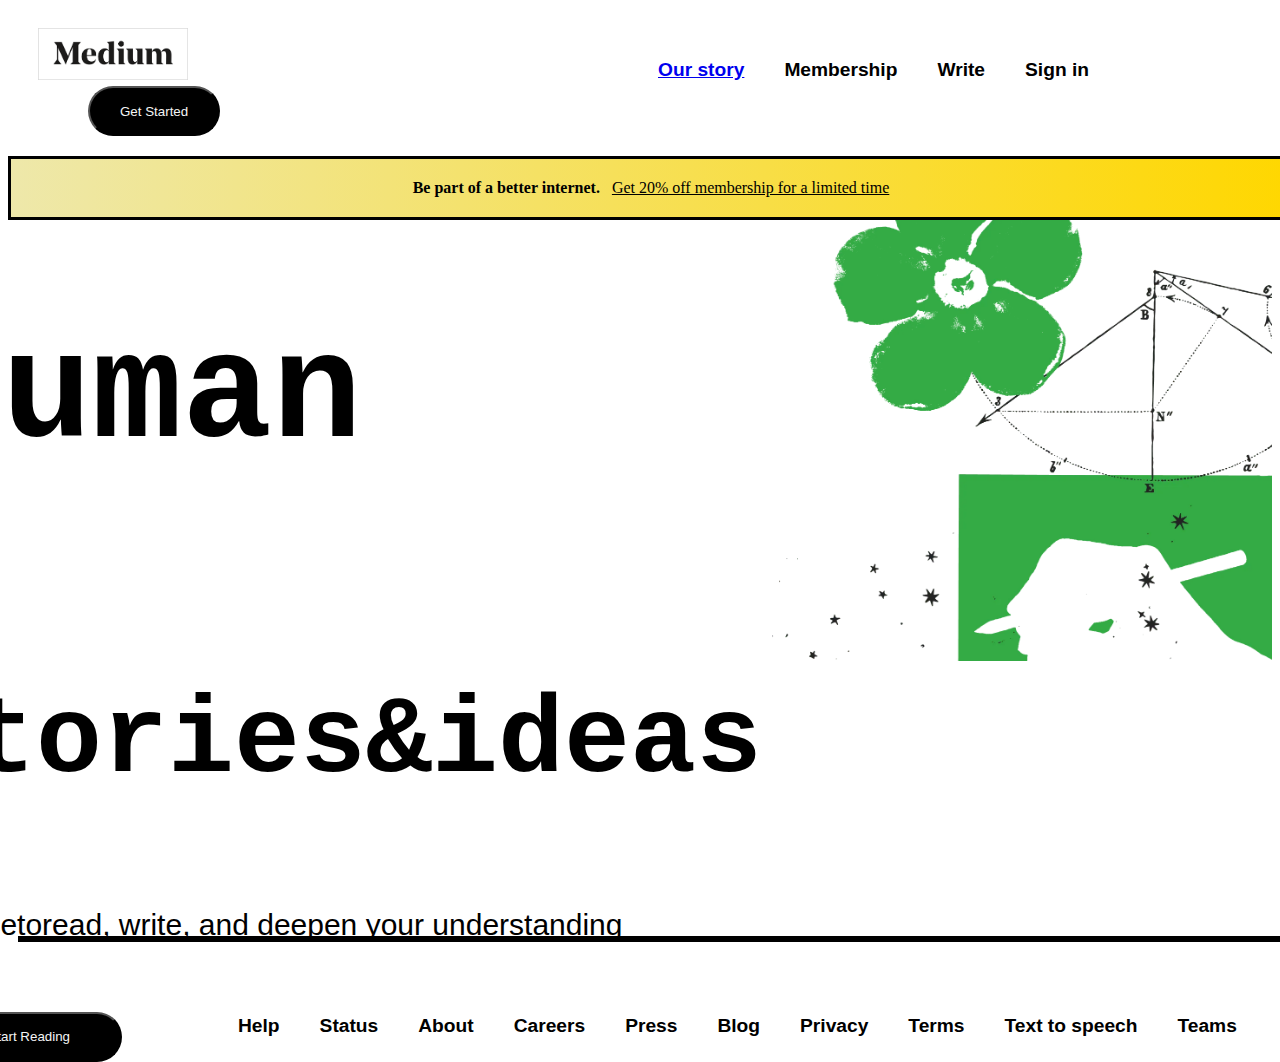
<file: index.html>
<!DOCTYPE html>
<html lang="en">
  <head>
    <meta charset="UTF-8" />
    <meta name="viewport" content="width=device-width, initial-scale=1.0" />
    <link
      href="https://cdn.jsdelivr.net/npm/bootstrap@5.0.2/dist/css/bootstrap.min.css"
      rel="stylesheet"
      integrity="sha384-EVSTQN3/azprG1Anm3QDgpJLIm9Nao0Yz1ztcQTwFspd3yD65VohhpuuCOmLASjC"
      crossorigin="anonymous"
    />
    <link rel="icon" type="image/x-icon" href="Images/tittle.png">
    <link rel="stylesheet" href="style.css" />
    <title>Medium-Where Good Ideas Found</title>
  </head>
  <body>
    <div class="parent">
      <div class="maincontent">
        <img
          src="Images/logo.png"
          alt="logo"
          width="150px"
          style="float: left; border: none; margin-top: 20px; margin-left: 30px"
        />
        <ul>
          <li class="one" ><a href="story.html">Our story</li></a>

          <li>Membership</li>

          <li>Write</li>

          <li>Sign in</li>
        </ul>
        <button>Get Started</button>

        <p class="p1">
          <b>Be part of a better internet.</b>&nbsp; &nbsp;<u
            >Get 20% off membership for a limited time</u
          >
        </p>
        <div class="content">
          <h2>Human</h2>
          <h1>Stories&ideas</h1>
          <p class="P2">
            A&nbsp;placetoread,&nbsp;write,&nbsp;and&nbsp;deepen&nbsp;your&nbsp;understanding
          </p>
          <ul>
            <button id="button2">Start&nbsp;Reading</button>
          </ul></div>
          <div class="footer">
            <hr style="width:100%; margin-left: 10px; margin-top:800px; color:black;  border: solid black;"  >
          <ul id="unorder">
           
            <li>Help</li>
            <li>Status</li>
            <li>About</li>
            <li>Careers</li>
            <li>Press</li>
            <li>Blog</li>
            <li>Privacy</li>
            <li>Terms</li>
            <li>Text to speech</li>
            <li>Teams</li>
          </ul></div>
        
      </div>
    </div>
    <script
      src="https://cdn.jsdelivr.net/npm/bootstrap@5.0.2/dist/js/bootstrap.bundle.min.js"
      integrity="sha384-MrcW6ZMFYlzcLA8Nl+NtUVF0sA7MsXsP1UyJoMp4YLEuNSfAP+JcXn/tWtIaxVXM"
      crossorigin="anonymous"
    ></script>
  </body>
</html>
</file>
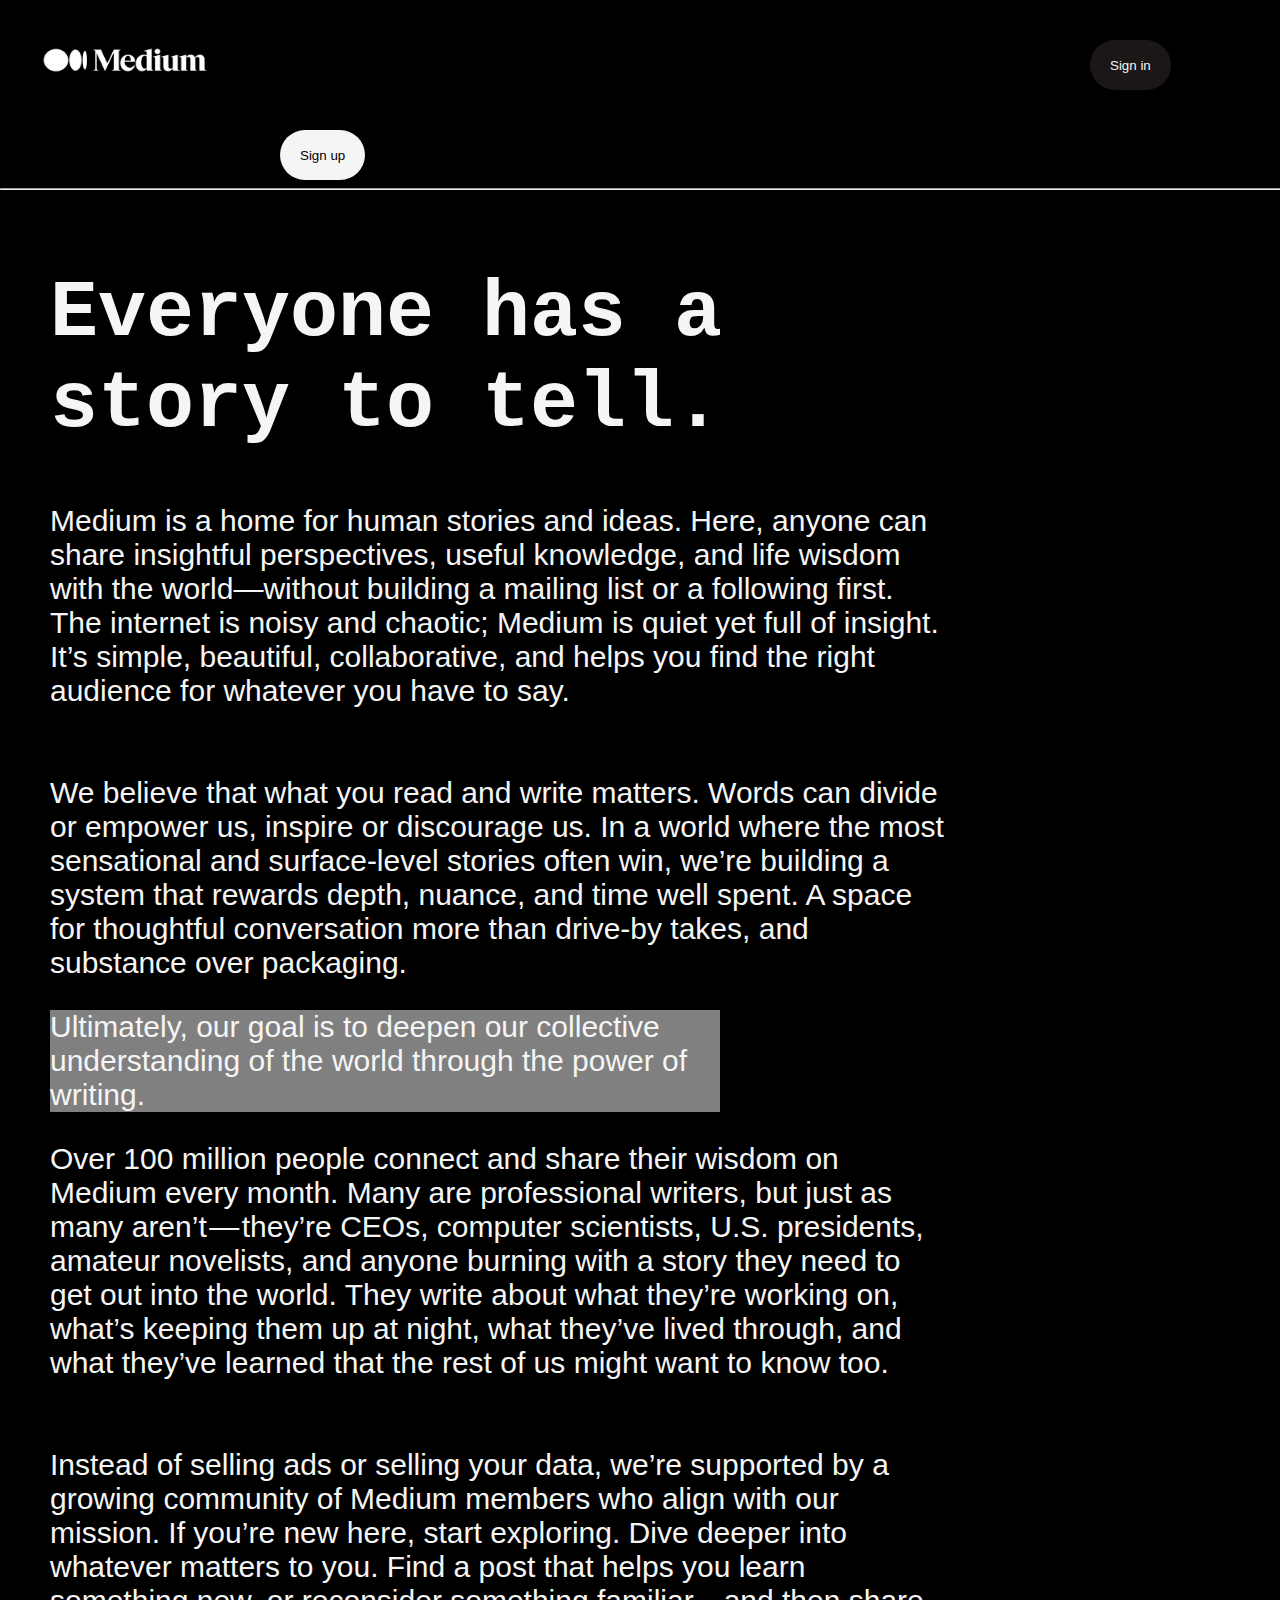
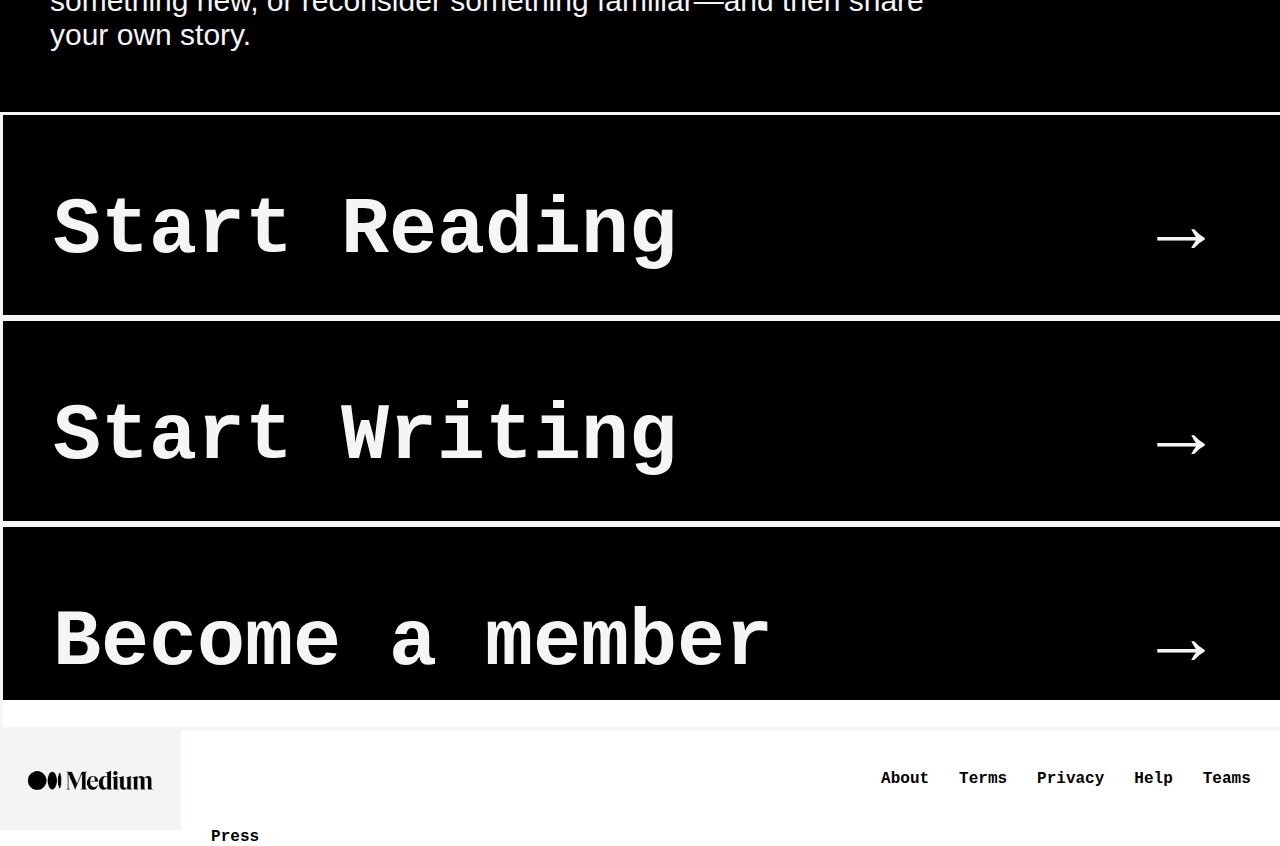
<file: story.html>
<!DOCTYPE html>
<html lang="en">
<head>
    <meta charset="UTF-8">
    <meta name="viewport" content="width=device-width, initial-scale=1.0">
    <link rel="icon" type="image/x-icon" href="Images/tittle.png">
    <link rel="stylesheet" href="style2.css">
    <title>About Medium</title>
</head>
<body>
    <div class="container">
        <div class="storypage"><img src="Images/mediumlogo2.png" alt="logo" height="120px" width="250PX"> <button id="btn">Sign&nbsp;in</button> <button>Sign&nbsp;up</button></div>
    <hr>
    <h1 id="head1">
        Everyone has a <br>story to tell.</h1>
        <p>Medium is a home for human stories and ideas. Here, anyone can share insightful perspectives, useful knowledge, and life wisdom with the world—without building a mailing list or a following first. The internet is noisy and chaotic; Medium is quiet yet full of insight. It’s simple, beautiful, collaborative, and helps you find the right audience for whatever you have to say. <br><br><br>


            We believe that what you read and write matters. Words can divide or empower us, inspire or discourage us. In a world where the most sensational and surface-level stories often win, we’re building a system that rewards depth, nuance, and time well spent. A space for thoughtful conversation more than drive-by takes, and substance over packaging.
        <p class="ptwo">Ultimately, our goal is to deepen our collective  <br>understanding of the world through the power of <br> writing.</p><br><br><br>
       <p> Over 100 million people connect and share their wisdom on Medium every month. Many are professional writers, but just as many aren’t — they’re CEOs, computer scientists, U.S. presidents, amateur novelists, and anyone burning with a story they need to get out into the world. They write about what they’re working on, what’s keeping them up at night, what they’ve lived through, and what they’ve learned that the rest of us might want to know too. <br><br><br>


        Instead of selling ads or selling your data, we’re supported by a growing community of Medium members who align with our mission. If you’re new here, start exploring. Dive deeper into whatever matters to you. Find a post that helps you learn something new, or reconsider something familiar—and then share your own story.  </p></p>
<div class="side1"><h1 id="sideone">Start Reading  &nbsp;&nbsp;&nbsp;&nbsp;&nbsp;&nbsp;&nbsp;&nbsp;&nbsp;&rarr;</h1></div>  
<div class="side2"><h1>Start Writing  &nbsp;&nbsp;&nbsp;&nbsp;&nbsp;&nbsp;&nbsp;&nbsp;&nbsp;&rarr;</h1></div>
<div class="side3"><h1>Become a member  &nbsp;&nbsp;&nbsp;&nbsp;&nbsp;&nbsp;&nbsp;&rarr;</h1></div>  
    </div>
    <div class="footer"><img src="Images/download.png" alt="footerimg" height="100px"> <ul><li class="list">About</li>

       <li > Terms</li>
        
        <li>Privacy</li>
        
        <li>Help</li>
        
       <li> Teams</li>
        
        <li>Press</li></ul></div>
</body>
</html>
</file>
<file: style.css>
.parent{
    width:100%;
    height: auto;
    display: flex;
}
.maincontent{
    width:100%;
    height:auto;
}

ul li {
    flex-direction: row;
    float: left;
    margin-left: 40PX;
    list-style: none;
    font-family: sans-serif;
    margin-top: 35px;
    font-size: larger;
    font-weight: 600;

}
.one{
    margin-left: 470px;
}
button{
    margin-left: 80px;
    margin-top: 5px;
    background-color:black;
    color: whitesmoke;
    padding-left: 30px;
    padding-right:30px ;
    height: 50px;
    border-radius: 50px;
}
.p1{
    text-align: center;
    background-image:linear-gradient(to right, palegoldenrod,gold);
    padding-top: 20px;
    padding-bottom: 20PX;
    margin-top: 20PX;
    border:black solid;
    position: fixed;
    width: 100%;


}
.content{
    background:url(Images/bg-image.png.png);
    float: right;
    margin-top: 80PX;
    width:500PX;
    height: 500px;
    background-size: cover;
    
}
h2{
   
 float: right;
    font-size:150px;
    margin-right: 910PX;
   margin-top: 150PX;
   font-family: 'Courier New', Courier, monospace;
   font-weight: 900;

    
}
h1{
   display: flex;
   flex-direction: column;
    float: right;
       font-size:110px;
       margin-right: 510PX;
     
      font-family: 'Courier New', Courier, monospace;
      font-weight: bolder;
}
       
   .P2{
    width:1280px;
    float:right;
    margin-right: 75PX;
    font-size: 30PX;
    margin-top: 30PX;
    font-family: sans-serif;
   }
#button2{
    float:right;
   margin-right:1150px;
    margin-top: 40px;
    background-color:black;
    color: whitesmoke;
    padding-left: 50px;
    padding-right:50px ;
    height:50px;
    border-radius: 50px;
    font-family: sans-serif;
    font-weight: 500;
}

#unorder{
    float: left;
    margin-left: 150px;
    margin-top: 30px;
}
</file>
<file: style2.css>
body {
    margin: auto;

}

.container {
    background-color: black;
    width: 100%;
    height: 2300px;
    margin: auto;
}

button {
    float: left;
    margin-left: 30px;
    margin-top: 40px;
    background-color: whitesmoke;
    color: black;
    padding-left: 20px;
    padding-right: 20px;
    height: 50px;
    border-radius: 50px;
    border: none;
}

#btn {

    float: left;
    margin-left: 840px;
    margin-top: 40px;
    background-color: rgb(27, 23, 23);
    color: whitesmoke;
    padding-left: 20px;
    padding-right: 20px;
    height: 50px;
    border-radius: 50px;
    border: none;

}

img {
    float: left;
}

hr {
    float: left;
    width: 100%;
}

.storypage {
    width: 100%;
    height: auto;
    background-color: black;
}

h1 {
    display: flex;
    flex-direction: column;
    float: left;
    margin-top: 70px;
    font-size: 80px;
    margin-left: 50PX;
    color: whitesmoke;
    font-family: 'Courier New', Courier, monospace;
    font-weight: bolder;
    transition: 2s
}
h1:hover{
    color: black;
    transition:2s;
}


p {
    background-color: black;
    font-family: sans-serif;
    width: 900px;
    color: whitesmoke;
    float: left;
    text-align: left;
    font-size: 30px;
    margin-left: 50px;
    margin-top: 0px;
}

.ptwo {
    width: 670px;
    color: whitesmoke;
    float: left;
    margin-top: 0px;
    text-align: left;
    font-size: 30px;
    margin-left: 50px;
    background-color: gray;

}
.side1{
    width:100%;
    height:200px;
    border: solid whitesmoke;
    float: left;
    transition: 2s;
    background-color:black;
    
}
.side1:hover{
    transition: 2s;
    color:black;
    background-color: whitesmoke;
}
.side2{
    width:100%;
    height:200px;
    border: solid whitesmoke;
    float: left;
}
.side2:hover{
    transition: 2s;
    color:black;
    background-color: whitesmoke;
}
.side3{
    width:100%;
    height:200px;
    border: solid whitesmoke;
    float: left;
}
.side3:hover{
    transition: 2s;
    color:black;
    background-color: whitesmoke;
}
#head1{
    color: whitesmoke;
}
ul li {
    float: left;
    list-style: none;
    margin-left: 30px;
    font-family: 'Courier New', Courier, monospace;
    margin-top: 40px;
    font-weight: 600;
}
.list{
    margin-left:700px;
 
}
</file>
